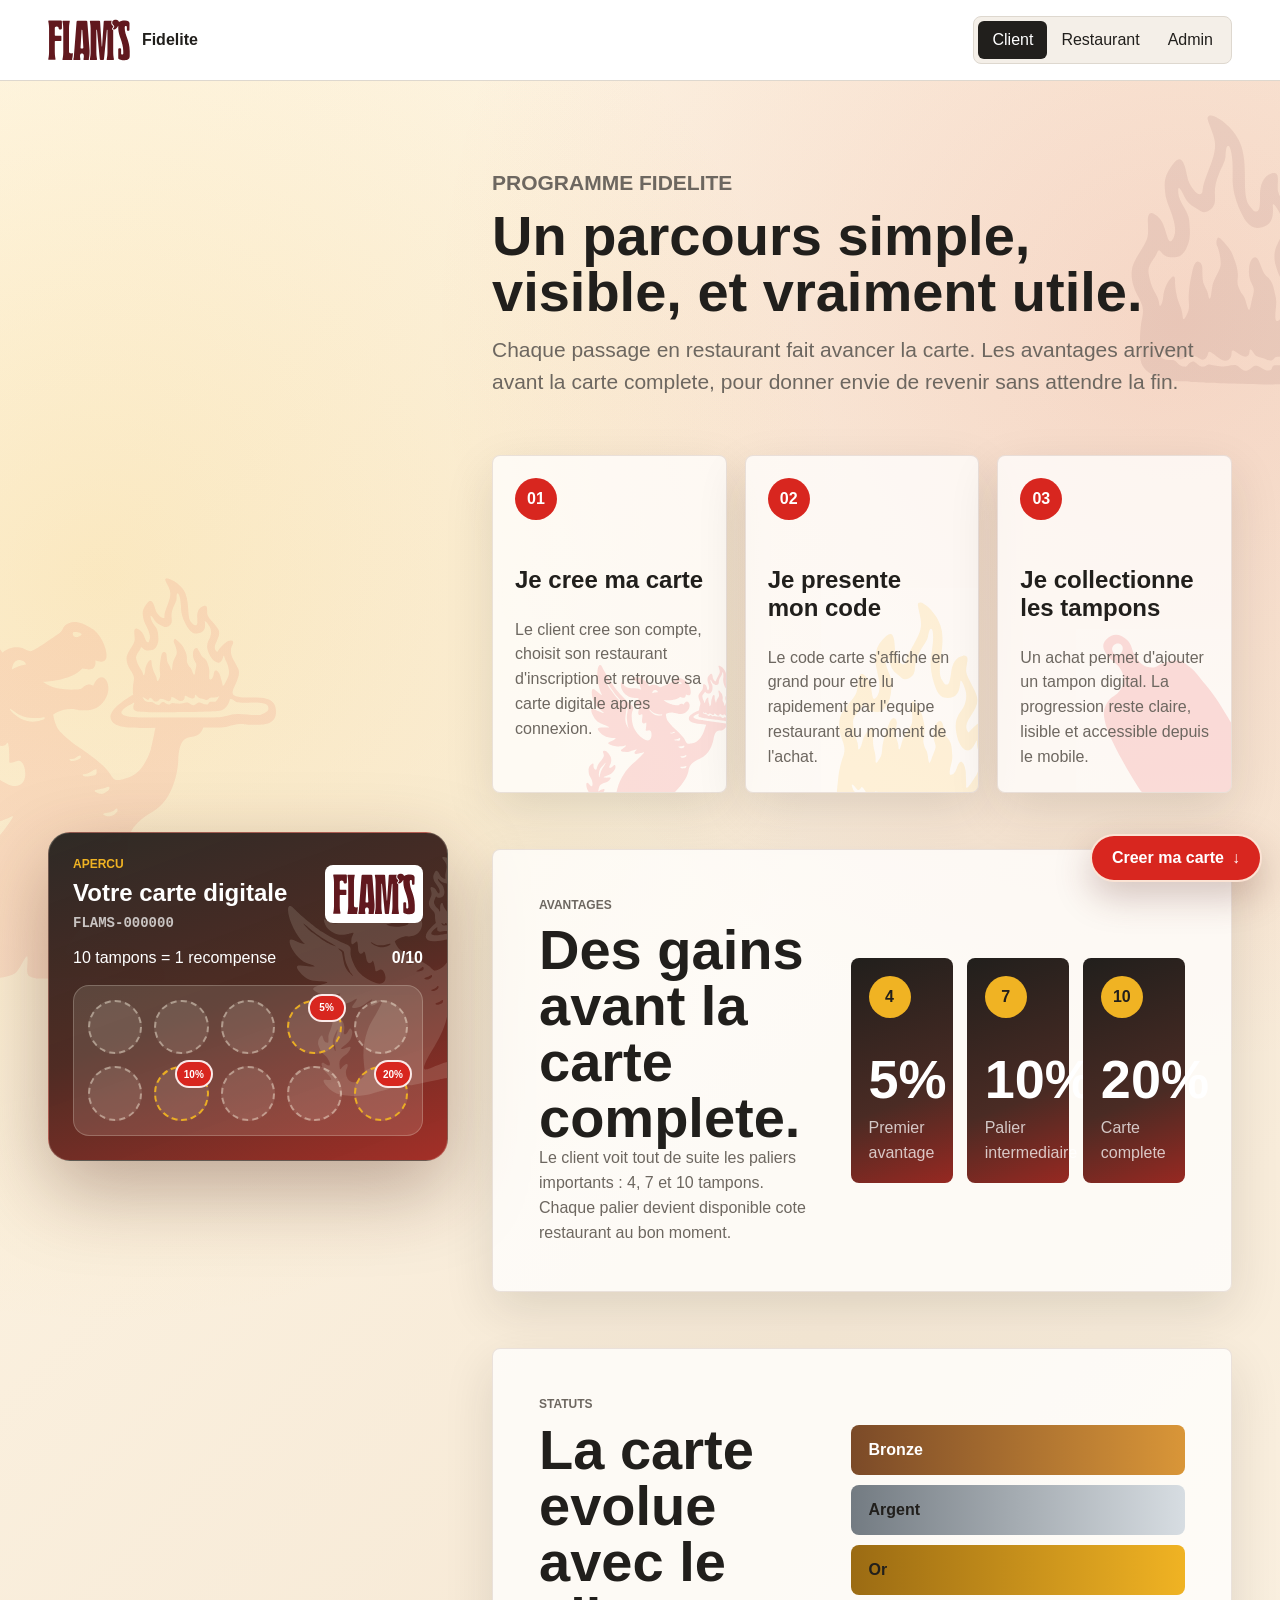
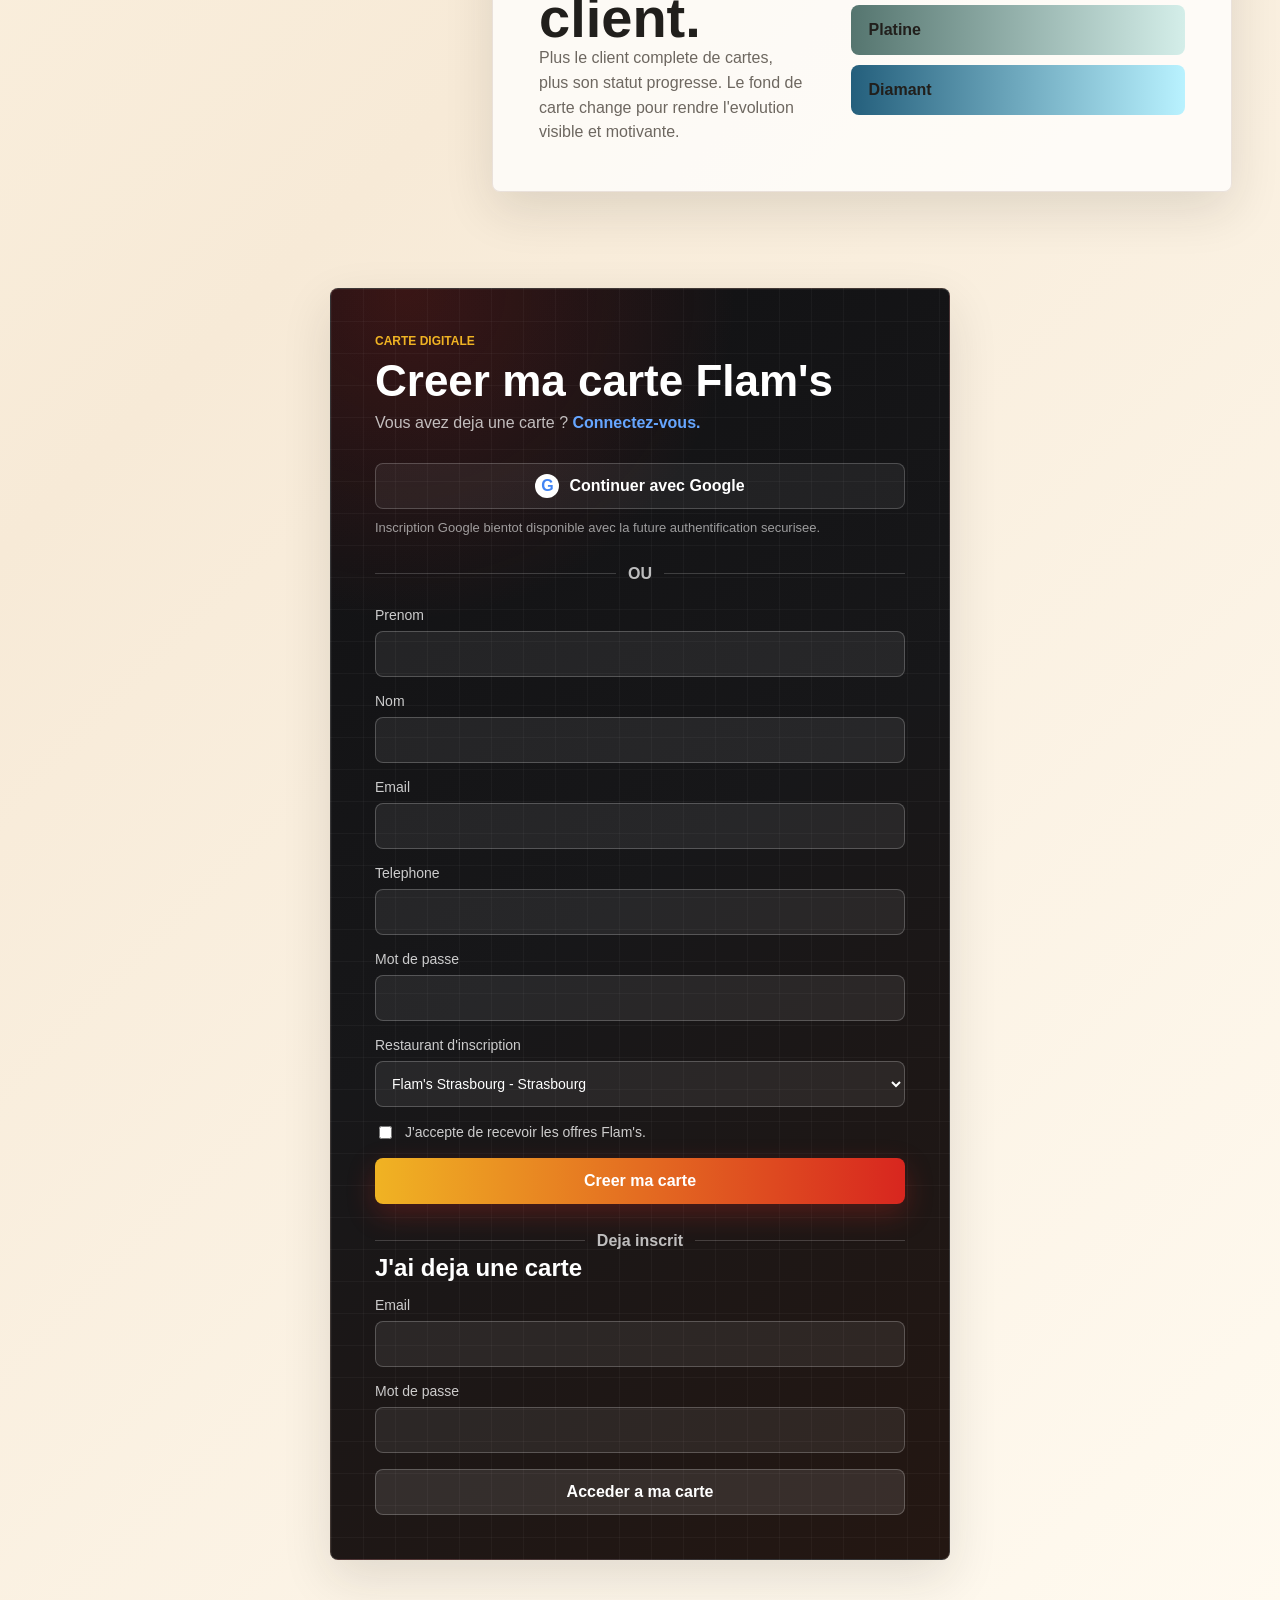
<file: index.html>
<!doctype html>
<html lang="fr">
  <head>
    <meta charset="utf-8" />
    <meta name="viewport" content="width=device-width, initial-scale=1" />
    <title>Flam's Fidelite - Connexion client</title>
    <link rel="manifest" href="manifest.webmanifest" />
    <meta name="theme-color" content="#d8261f" />
    <meta name="apple-mobile-web-app-capable" content="yes" />
    <meta name="apple-mobile-web-app-title" content="Flam's" />
    <link rel="stylesheet" href="styles.css?v=6" />
  </head>
  <body class="client-page client-auth-page" data-page="auth">
    <header class="topbar">
      <a class="brand" href="index.html" aria-label="Accueil Flam's Fidelite">
        <img class="brand-logo" src="assets/brand/2025-09-FLAMS-Valise-Logo_LOGO-BDX.svg" alt="Flam's" />
        <span>Fidelite</span>
      </a>
      <nav class="main-nav" aria-label="Navigation">
        <a class="is-active" href="index.html">Client</a>
        <a href="restaurant-login.html">Restaurant</a>
        <a href="admin-login.html">Admin</a>
      </nav>
    </header>

    <a class="floating-signup-button" href="#signup-form">Creer ma carte</a>

    <main class="auth-shell client-auth-shell">
      <div class="client-bg-mark client-bg-mark-dragon" aria-hidden="true"></div>
      <div class="client-bg-mark client-bg-mark-flame" aria-hidden="true"></div>
      <aside class="auth-visual">
        <div class="wallet-card sample-card">
          <img class="card-deco card-deco-dragon" src="assets/brand/2025-09-FLAMS-Valise-Logo_ILLU-DRAGON-BEIGE.svg" alt="" aria-hidden="true" />
          <div class="brand-row">
            <div>
              <p class="eyebrow">Apercu</p>
              <h2>Votre carte digitale</h2>
              <p class="card-number">FLAMS-000000</p>
            </div>
            <img class="card-logo" src="assets/brand/2025-09-FLAMS-Valise-Logo_LOGO-BDX.svg" alt="Flam's" />
          </div>
          <div class="reward-row">
            <span>10 tampons = 1 recompense</span>
            <strong>0/10</strong>
          </div>
          <div class="stamp-grid client-stamps" id="sample-stamps"></div>
        </div>
      </aside>

      <section class="loyalty-story" aria-labelledby="loyalty-story-title">
        <div class="story-intro reveal-on-scroll">
          <p class="eyebrow">Programme fidelite</p>
          <h2 id="loyalty-story-title">Un parcours simple, visible, et vraiment utile.</h2>
          <p>Chaque passage en restaurant fait avancer la carte. Les avantages arrivent avant la carte complete, pour donner envie de revenir sans attendre la fin.</p>
        </div>

        <div class="story-steps">
          <article class="story-card reveal-on-scroll">
            <span class="story-number">01</span>
            <img src="assets/brand/2025-09-FLAMS-Valise-Logo_ILLU-DRAGON-ROUGE.svg" alt="" aria-hidden="true" />
            <h3>Je cree ma carte</h3>
            <p>Le client cree son compte, choisit son restaurant d'inscription et retrouve sa carte digitale apres connexion.</p>
          </article>

          <article class="story-card reveal-on-scroll">
            <span class="story-number">02</span>
            <img src="assets/brand/2025-09-FLAMS-Valise-Logo_ILLU-FLAMME-JAUNE.svg" alt="" aria-hidden="true" />
            <h3>Je presente mon code</h3>
            <p>Le code carte s'affiche en grand pour etre lu rapidement par l'equipe restaurant au moment de l'achat.</p>
          </article>

          <article class="story-card reveal-on-scroll">
            <span class="story-number">03</span>
            <img src="assets/brand/2025-09-FLAMS-Valise-Logo_ILLU-PLANCHE-ROUGE.svg" alt="" aria-hidden="true" />
            <h3>Je collectionne les tampons</h3>
            <p>Un achat permet d'ajouter un tampon digital. La progression reste claire, lisible et accessible depuis le mobile.</p>
          </article>
        </div>

        <div class="reward-explainer reveal-on-scroll">
          <div>
            <p class="eyebrow">Avantages</p>
            <h2>Des gains avant la carte complete.</h2>
            <p>Le client voit tout de suite les paliers importants : 4, 7 et 10 tampons. Chaque palier devient disponible cote restaurant au bon moment.</p>
          </div>
          <div class="reward-ladder" aria-label="Paliers du programme">
            <article>
              <span>4</span>
              <strong>5%</strong>
              <p>Premier avantage</p>
            </article>
            <article>
              <span>7</span>
              <strong>10%</strong>
              <p>Palier intermediaire</p>
            </article>
            <article>
              <span>10</span>
              <strong>20%</strong>
              <p>Carte complete</p>
            </article>
          </div>
        </div>

        <div class="status-explainer reveal-on-scroll">
          <div>
            <p class="eyebrow">Statuts</p>
            <h2>La carte evolue avec le client.</h2>
            <p>Plus le client complete de cartes, plus son statut progresse. Le fond de carte change pour rendre l'evolution visible et motivante.</p>
          </div>
          <div class="status-ribbon" aria-label="Statuts fidelite">
            <span>Bronze</span>
            <span>Argent</span>
            <span>Or</span>
            <span>Platine</span>
            <span>Diamant</span>
          </div>
        </div>
      </section>

      <section class="auth-panel client-auth-panel" id="signup-form">
        <div class="auth-card-head">
          <p class="eyebrow">Carte digitale</p>
          <h1 class="client-auth-title">Creer ma carte Flam's</h1>
          <p>Vous avez deja une carte ? <a href="#login-form">Connectez-vous.</a></p>
        </div>

        <div class="google-auth-block">
          <button class="google-auth-button" type="button" id="google-signup">
            <span class="google-mark" aria-hidden="true">G</span>
            Continuer avec Google
          </button>
          <p id="google-auth-help">Inscription Google bientot disponible avec la future authentification securisee.</p>
        </div>

        <div class="auth-separator"><span>OU</span></div>

        <form id="customer-form" class="form">
          <label>
            Prenom
            <input name="firstName" autocomplete="given-name" required />
          </label>
          <label>
            Nom
            <input name="lastName" autocomplete="family-name" required />
          </label>
          <label>
            Email
            <input name="email" type="email" autocomplete="email" required />
          </label>
          <label>
            Telephone
            <input name="phone" type="tel" autocomplete="tel" required />
          </label>
          <label>
            Mot de passe
            <input name="password" type="password" autocomplete="new-password" minlength="6" required />
          </label>
          <label>
            Restaurant d'inscription
            <select name="restaurantId" id="restaurant-select" required></select>
          </label>
          <label class="check">
            <input name="marketingConsent" type="checkbox" />
            <span>J'accepte de recevoir les offres Flam's.</span>
          </label>
          <button class="primary" type="submit">Creer ma carte</button>
        </form>

        <div class="auth-separator"><span>Deja inscrit</span></div>

        <form id="login-form" class="form compact-form">
          <h2>J'ai deja une carte</h2>
          <label>
            Email
            <input name="email" type="email" autocomplete="email" required />
          </label>
          <label>
            Mot de passe
            <input name="password" type="password" autocomplete="current-password" required />
          </label>
          <button class="secondary" type="submit">Acceder a ma carte</button>
        </form>
      </section>

    </main>

    <script src="app.js?v=7"></script>
  </body>
</html>
</file>
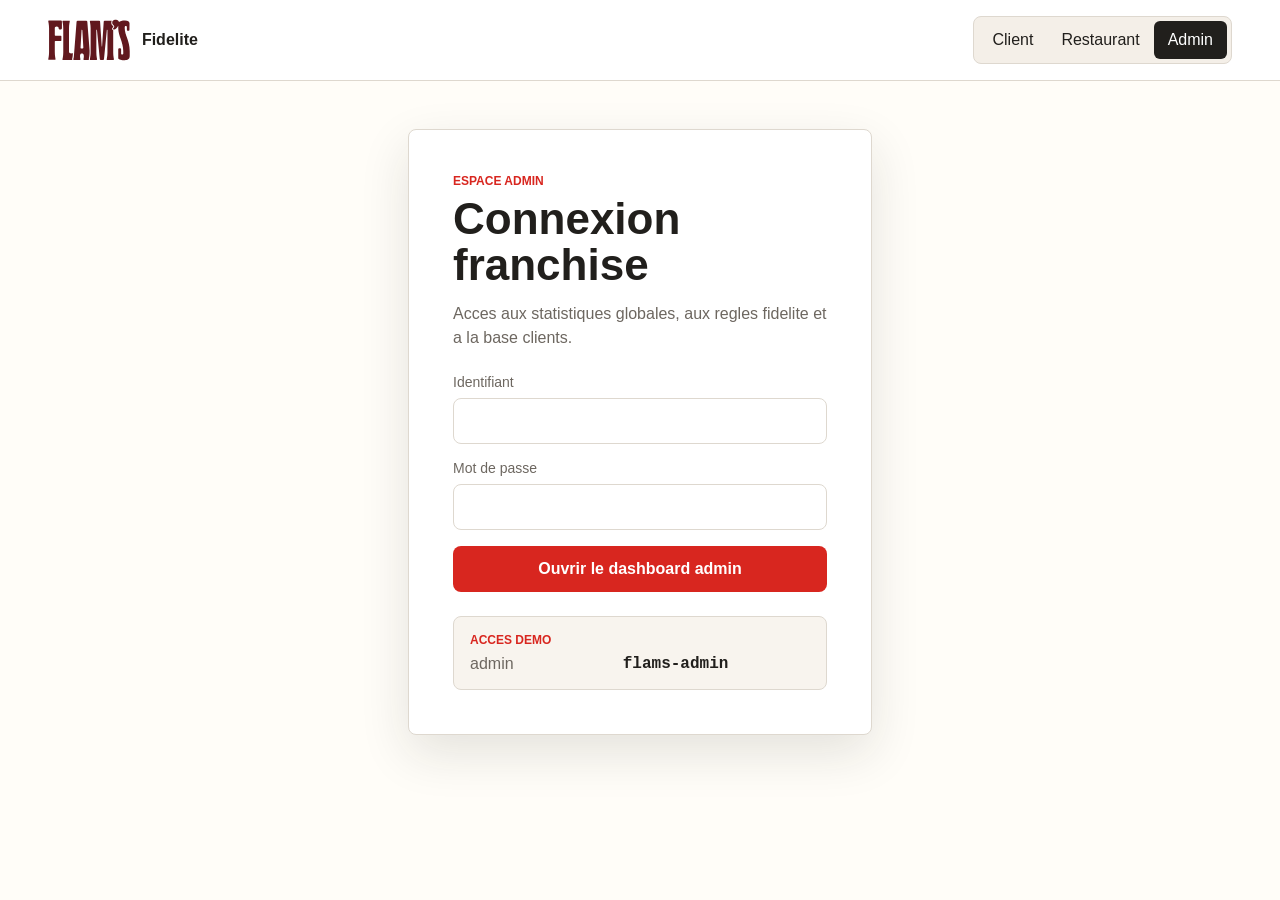
<file: admin-login.html>
<!doctype html>
<html lang="fr">
  <head>
    <meta charset="utf-8" />
    <meta name="viewport" content="width=device-width, initial-scale=1" />
    <title>Connexion admin - Flam's Fidelite</title>
    <link rel="manifest" href="manifest.webmanifest" />
    <meta name="theme-color" content="#d8261f" />
    <link rel="stylesheet" href="styles.css?v=5" />
  </head>
  <body data-page="admin-login">
    <header class="topbar">
      <a class="brand" href="index.html" aria-label="Accueil Flam's Fidelite">
        <img class="brand-logo" src="assets/brand/2025-09-FLAMS-Valise-Logo_LOGO-BDX.svg" alt="Flam's" />
        <span>Fidelite</span>
      </a>
      <nav class="main-nav" aria-label="Navigation">
        <a href="index.html">Client</a>
        <a href="restaurant-login.html">Restaurant</a>
        <a class="is-active" href="admin-login.html">Admin</a>
      </nav>
    </header>

    <main class="login-shell">
      <section class="auth-panel login-panel">
        <p class="eyebrow">Espace admin</p>
        <h1>Connexion franchise</h1>
        <p class="lead">Acces aux statistiques globales, aux regles fidelite et a la base clients.</p>

        <form id="admin-login-form" class="form">
          <label>
            Identifiant
            <input name="username" autocomplete="username" required />
          </label>
          <label>
            Mot de passe
            <input name="password" type="password" autocomplete="current-password" required />
          </label>
          <button class="primary" type="submit">Ouvrir le dashboard admin</button>
        </form>

        <div class="credential-box">
          <p class="eyebrow">Acces demo</p>
          <div class="credential-grid">
            <span>admin</span><strong>flams-admin</strong>
          </div>
        </div>
      </section>
    </main>

    <script src="app.js?v=5"></script>
  </body>
</html>
</file>
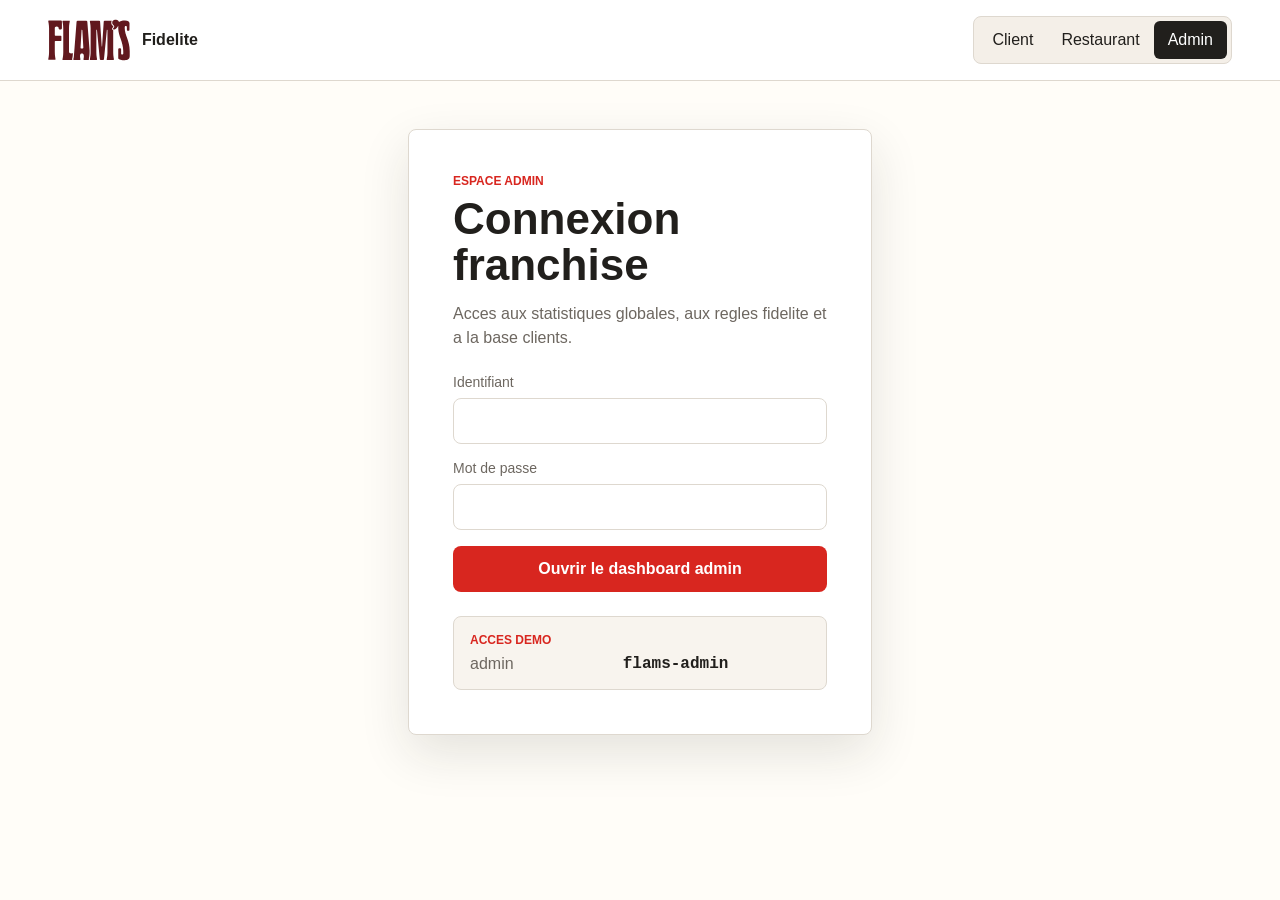
<file: admin.html>
<!doctype html>
<html lang="fr">
  <head>
    <meta charset="utf-8" />
    <meta name="viewport" content="width=device-width, initial-scale=1" />
    <title>Admin - Flam's Fidelite</title>
    <link rel="manifest" href="manifest.webmanifest" />
    <meta name="theme-color" content="#d8261f" />
    <link rel="stylesheet" href="styles.css?v=5" />
  </head>
  <body data-page="admin">
    <header class="topbar">
      <a class="brand" href="index.html" aria-label="Accueil Flam's Fidelite">
        <img class="brand-logo" src="assets/brand/2025-09-FLAMS-Valise-Logo_LOGO-BDX.svg" alt="Flam's" />
        <span>Fidelite</span>
      </a>
      <nav class="main-nav" aria-label="Navigation">
        <a href="index.html">Client</a>
        <a href="restaurant-login.html">Restaurant</a>
        <a class="is-active" href="admin.html">Admin</a>
      </nav>
    </header>

    <main class="admin-shell">
      <section class="panel">
        <div class="section-head">
          <div>
            <p class="eyebrow">Siege franchise</p>
            <h1>Pilotage reseau</h1>
          </div>
          <button class="secondary" type="button" id="logout-admin">Deconnexion</button>
        </div>
        <div class="metrics">
          <article>
            <span>Cartes creees</span>
            <strong id="metric-cards">0</strong>
          </article>
          <article>
            <span>Tampons distribues</span>
            <strong id="metric-stamps">0</strong>
          </article>
          <article>
            <span>Recompenses utilisees</span>
            <strong id="metric-rewards">0</strong>
          </article>
          <article>
            <span>Opt-in marketing</span>
            <strong id="metric-optin">0%</strong>
          </article>
        </div>
      </section>

      <section class="dashboard-grid">
        <article class="panel chart-panel">
          <div class="section-head">
            <div>
              <p class="eyebrow">Activite</p>
              <h2>7 derniers jours</h2>
            </div>
            <span class="pill" id="activity-total">0 actions</span>
          </div>
          <div class="line-chart" id="activity-chart"></div>
        </article>

        <article class="panel chart-panel">
          <div class="section-head">
            <div>
              <p class="eyebrow">Restaurants</p>
              <h2>Tampons par point de vente</h2>
            </div>
          </div>
          <div class="bar-list" id="restaurant-bars"></div>
        </article>

        <article class="panel chart-panel">
          <div class="section-head">
            <div>
              <p class="eyebrow">Clients</p>
              <h2>Statuts fidelite</h2>
            </div>
          </div>
          <div class="status-chart" id="status-chart"></div>
        </article>

        <article class="panel chart-panel">
          <div class="section-head">
            <div>
              <p class="eyebrow">Paliers</p>
              <h2>Progression des cartes</h2>
            </div>
          </div>
          <div class="funnel-list" id="milestone-funnel"></div>
        </article>
      </section>

      <section class="panel">
        <div class="section-head">
          <div>
            <p class="eyebrow">Lecture rapide</p>
            <h2>Insights reseau</h2>
          </div>
        </div>
        <div class="insight-grid" id="admin-insights"></div>
      </section>

      <section class="panel">
        <div class="section-head">
          <div>
            <p class="eyebrow">Regles fidelite</p>
            <h2>Limite de tampon quotidienne</h2>
          </div>
          <label class="switch-control">
            <input id="daily-stamp-limit-toggle" type="checkbox" />
            <span class="switch-track" aria-hidden="true"></span>
            <span id="daily-stamp-limit-label">Activee</span>
          </label>
        </div>
        <p class="setting-help">Quand la regle est activee, une carte ne peut recevoir qu'un seul tampon par jour.</p>
      </section>

      <section class="panel">
        <div class="section-head">
          <div>
            <p class="eyebrow">Restaurants</p>
            <h2>Performance par point de vente</h2>
          </div>
          <div class="toolbar admin-actions">
            <button class="secondary" type="button" id="seed-demo">Donnees demo</button>
            <button class="secondary" type="button" id="export-csv">Exporter CSV</button>
          </div>
        </div>
        <div class="table-wrap">
          <table>
            <thead>
              <tr>
                <th>Restaurant</th>
                <th>Cartes</th>
                <th>Tampons</th>
                <th>Recompenses</th>
                <th>Activite</th>
              </tr>
            </thead>
            <tbody id="restaurant-table"></tbody>
          </table>
        </div>
      </section>

      <section class="panel">
        <div class="section-head">
          <div>
            <p class="eyebrow">Clients</p>
            <h2>Base fidelite</h2>
          </div>
          <input id="admin-client-filter" class="inline-input" placeholder="Filtrer client, carte, email" />
        </div>
        <div class="table-wrap">
          <table>
            <thead>
              <tr>
                <th>Client</th>
                <th>Carte</th>
                <th>Tampons</th>
                <th>Restaurant</th>
                <th>Statut</th>
              </tr>
            </thead>
            <tbody id="client-table"></tbody>
          </table>
        </div>
      </section>

      <section class="panel">
        <h2>Activite recente</h2>
        <div class="event-list" id="event-list"></div>
      </section>
    </main>

    <script src="app.js?v=5"></script>
  </body>
</html>
</file>
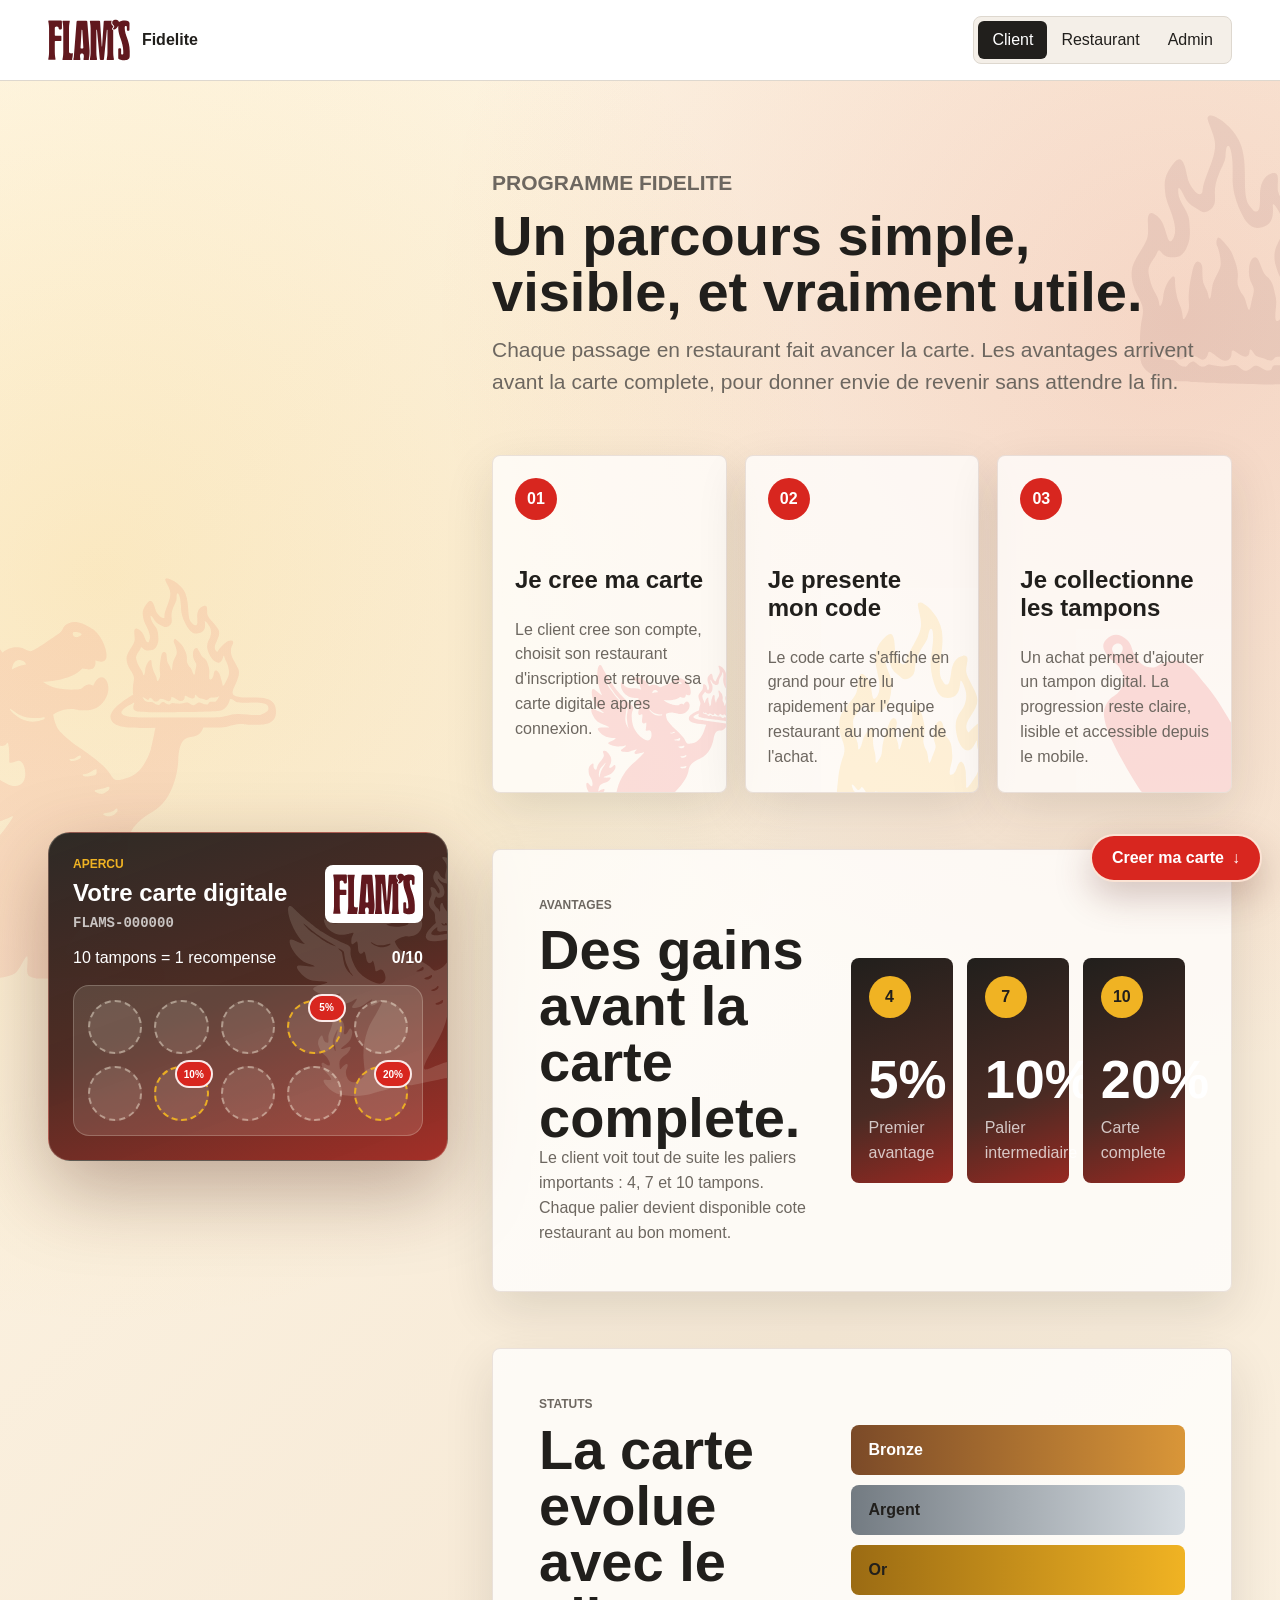
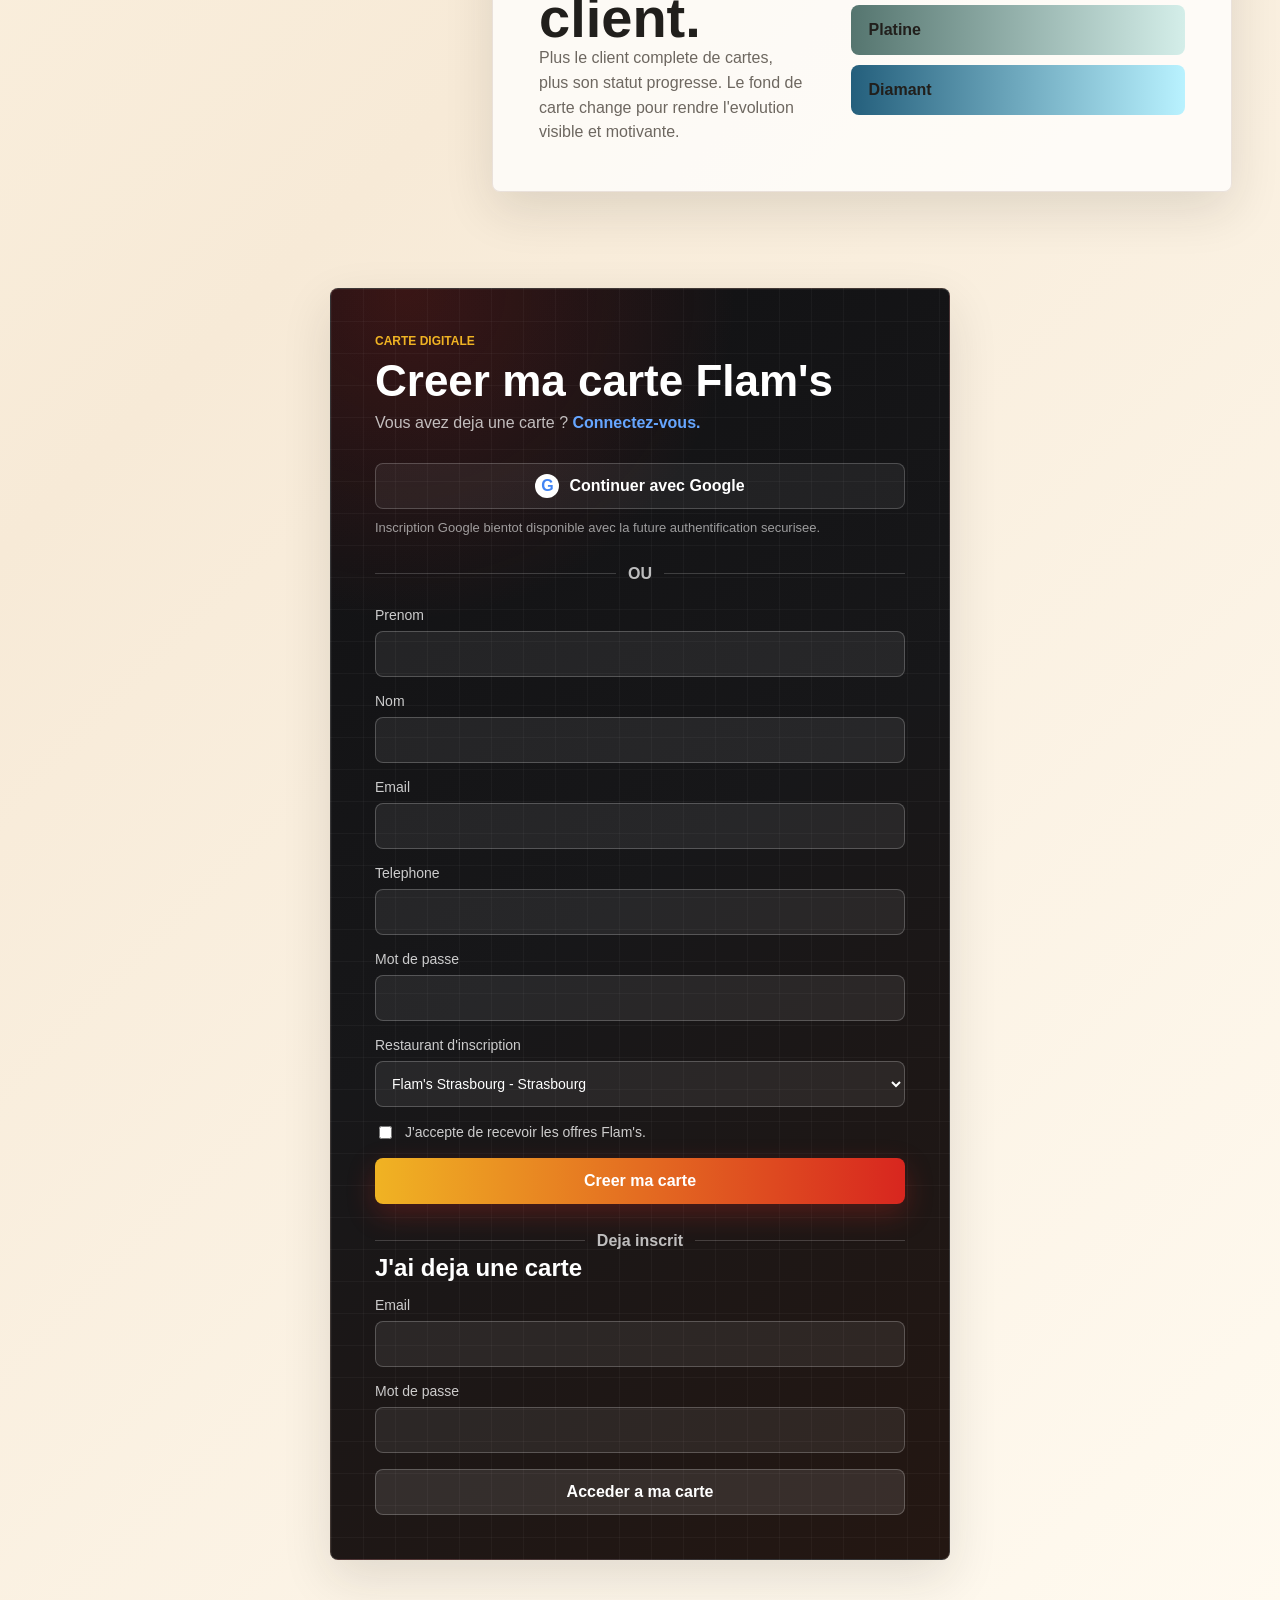
<file: carte.html>
<!doctype html>
<html lang="fr">
  <head>
    <meta charset="utf-8" />
    <meta name="viewport" content="width=device-width, initial-scale=1" />
    <title>Ma carte Flam's</title>
    <link rel="manifest" href="manifest.webmanifest" />
    <meta name="theme-color" content="#d8261f" />
    <meta name="apple-mobile-web-app-capable" content="yes" />
    <meta name="apple-mobile-web-app-title" content="Flam's" />
    <link rel="stylesheet" href="styles.css?v=5" />
  </head>
  <body class="client-page" data-page="card">
    <header class="topbar">
      <a class="brand" href="index.html" aria-label="Accueil Flam's Fidelite">
        <img class="brand-logo" src="assets/brand/2025-09-FLAMS-Valise-Logo_LOGO-BDX.svg" alt="Flam's" />
        <span>Fidelite</span>
      </a>
      <nav class="main-nav" aria-label="Navigation">
        <a class="is-active" href="carte.html">Ma carte</a>
        <a href="restaurant-login.html">Restaurant</a>
        <a href="admin-login.html">Admin</a>
      </nav>
    </header>

    <main class="client-shell">
      <div class="client-bg-mark client-bg-mark-dragon" aria-hidden="true"></div>
      <div class="client-bg-mark client-bg-mark-flame" aria-hidden="true"></div>
      <section class="client-card-area" aria-live="polite">
        <div class="client-stack">
          <div class="wallet-card">
            <img class="card-deco card-deco-dragon" src="assets/brand/2025-09-FLAMS-Valise-Logo_ILLU-DRAGON-BEIGE.svg" alt="" aria-hidden="true" />
            <div class="brand-row">
              <div>
                <p class="eyebrow">Carte digitale</p>
                <h1 id="card-name">Invite Flam's</h1>
                <p class="card-number" id="card-number">FLAMS-0000</p>
              </div>
              <img class="card-logo" src="assets/brand/2025-09-FLAMS-Valise-Logo_LOGO-BDX.svg" alt="Flam's" />
            </div>

            <div class="status-strip">
              <span>Statut fidelite</span>
              <strong id="client-status" class="animated-status">Nouveau</strong>
            </div>

            <div class="card-code-display" id="card-code-display" aria-live="polite">
              <span>Code carte</span>
              <strong id="card-code-large">FLAMS-0000</strong>
            </div>

            <div class="client-reward-banner" id="client-current-benefit">Aucun avantage actif</div>

            <div class="stamp-grid client-stamps" id="client-stamps"></div>
            <div class="reward-row">
              <span id="reward-status">Encore 10 tampons avant la recompense</span>
              <strong id="stamp-count">0/10</strong>
            </div>
            <div class="progress-track"><span id="client-progress"></span></div>
            <div class="milestone-track" id="milestone-track" aria-label="Paliers de fidelite"></div>
            <div class="wallet-actions">
              <button type="button" class="secondary" id="show-card-code">Afficher le code</button>
              <button type="button" class="secondary" id="download-card">Telecharger la carte</button>
            </div>
          </div>
        </div>
      </section>

      <aside class="client-side">
        <section class="panel client-summary-panel">
          <img class="panel-illustration" src="assets/brand/2025-09-FLAMS-Valise-Logo_ILLU-PLANCHE-ROUGE.svg" alt="" aria-hidden="true" />
          <p class="eyebrow">Espace client</p>
          <h2 class="text-pop">Mon activite</h2>
        <div class="metrics mini-metrics">
          <article>
            <span>Tampons</span>
            <strong id="metric-my-stamps">0</strong>
          </article>
          <article>
            <span>Cartes completees</span>
            <strong id="metric-my-completed">0</strong>
          </article>
        </div>
        </section>

        <section class="panel client-benefit-panel">
          <img class="panel-illustration small" src="assets/brand/2025-09-FLAMS-Valise-Logo_ILLU-FLAMME-ROUGE.svg" alt="" aria-hidden="true" />
          <p class="eyebrow">Paliers</p>
          <h2 class="text-pop delayed">Mes avantages</h2>
          <div class="benefit-list" id="benefit-list"></div>
        </section>

        <section class="panel">
          <p class="eyebrow">Historique</p>
          <h2>Dernieres actions</h2>
          <div class="event-list compact" id="client-history"></div>
        </section>

        <section class="panel account-panel">
          <button class="primary" type="button" id="install-app">Installer l'app</button>
          <p class="install-help" id="install-help">Ajoutez la carte sur l'ecran d'accueil pour y revenir comme une app.</p>
          <button class="secondary" type="button" id="logout-client">Se deconnecter</button>
        </section>
      </aside>
    </main>

    <script src="app.js?v=5"></script>
  </body>
</html>
</file>
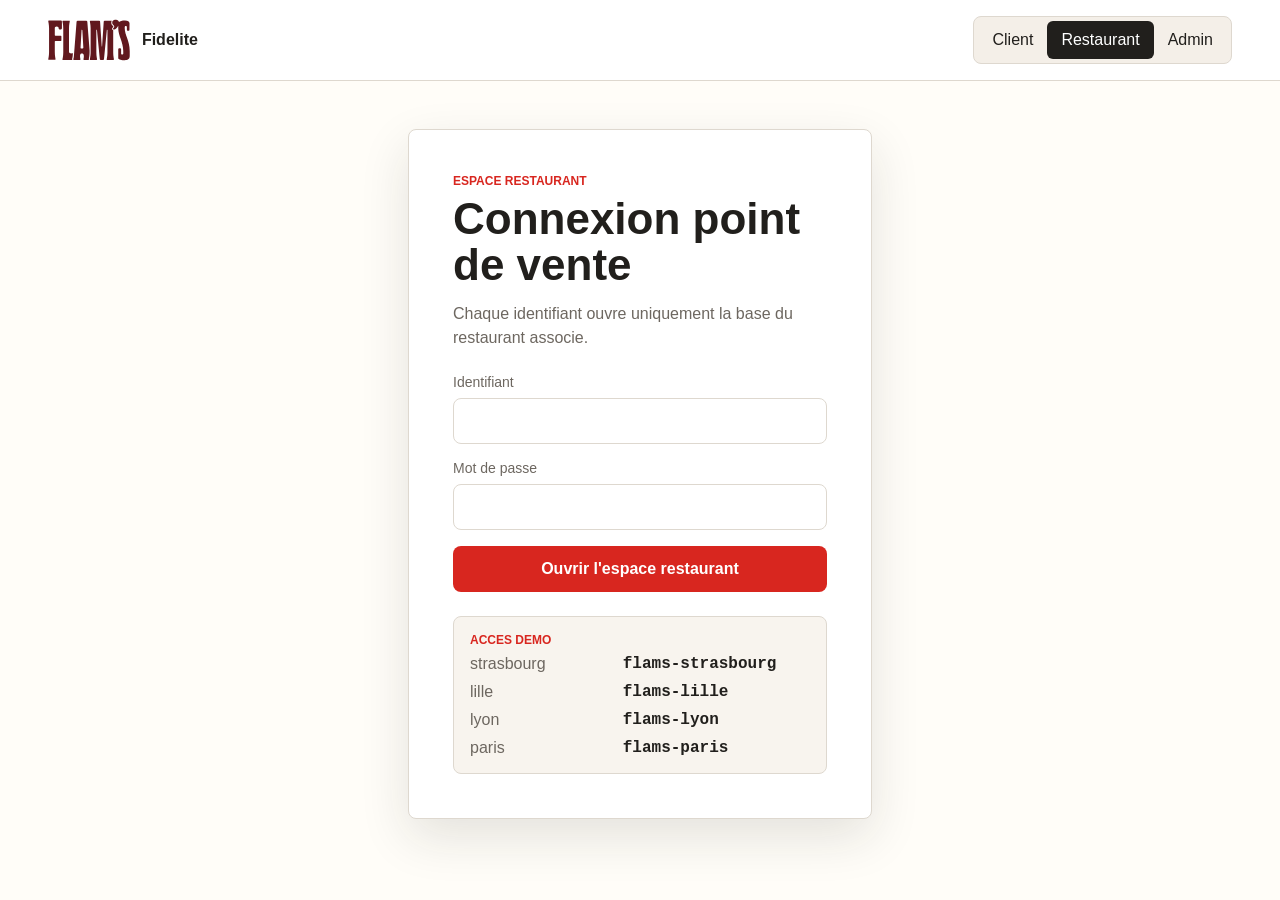
<file: restaurant-login.html>
<!doctype html>
<html lang="fr">
  <head>
    <meta charset="utf-8" />
    <meta name="viewport" content="width=device-width, initial-scale=1" />
    <title>Connexion restaurant - Flam's Fidelite</title>
    <link rel="manifest" href="manifest.webmanifest" />
    <meta name="theme-color" content="#d8261f" />
    <link rel="stylesheet" href="styles.css?v=5" />
  </head>
  <body data-page="restaurant-login">
    <header class="topbar">
      <a class="brand" href="index.html" aria-label="Accueil Flam's Fidelite">
        <img class="brand-logo" src="assets/brand/2025-09-FLAMS-Valise-Logo_LOGO-BDX.svg" alt="Flam's" />
        <span>Fidelite</span>
      </a>
      <nav class="main-nav" aria-label="Navigation">
        <a href="index.html">Client</a>
        <a class="is-active" href="restaurant-login.html">Restaurant</a>
        <a href="admin-login.html">Admin</a>
      </nav>
    </header>

    <main class="login-shell">
      <section class="auth-panel login-panel">
        <p class="eyebrow">Espace restaurant</p>
        <h1>Connexion point de vente</h1>
        <p class="lead">Chaque identifiant ouvre uniquement la base du restaurant associe.</p>

        <form id="restaurant-login-form" class="form">
          <label>
            Identifiant
            <input name="username" autocomplete="username" required />
          </label>
          <label>
            Mot de passe
            <input name="password" type="password" autocomplete="current-password" required />
          </label>
          <button class="primary" type="submit">Ouvrir l'espace restaurant</button>
        </form>

        <div class="credential-box">
          <p class="eyebrow">Acces demo</p>
          <div class="credential-grid">
            <span>strasbourg</span><strong>flams-strasbourg</strong>
            <span>lille</span><strong>flams-lille</strong>
            <span>lyon</span><strong>flams-lyon</strong>
            <span>paris</span><strong>flams-paris</strong>
          </div>
        </div>
      </section>
    </main>

    <script src="app.js?v=5"></script>
  </body>
</html>
</file>
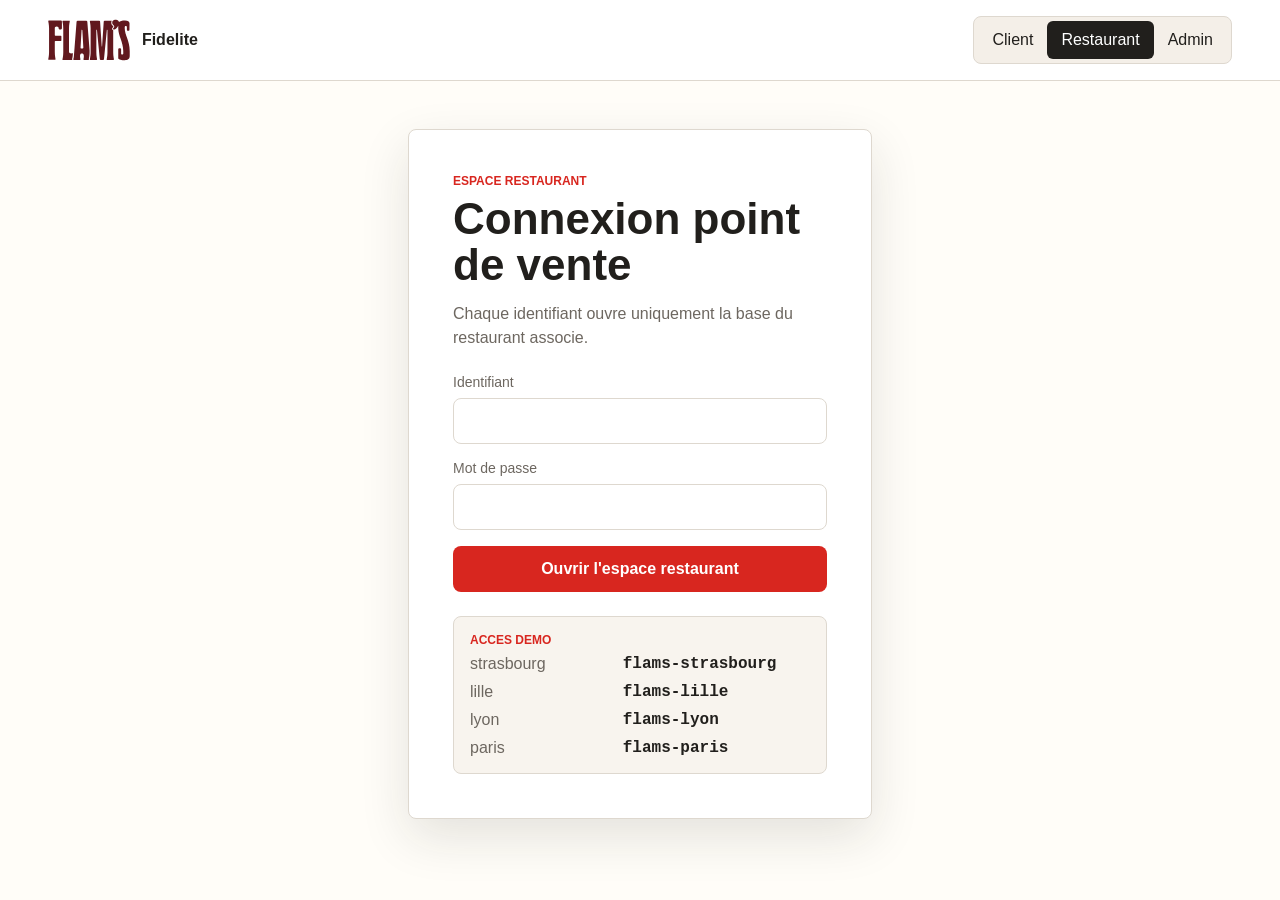
<file: restaurant.html>
<!doctype html>
<html lang="fr">
  <head>
    <meta charset="utf-8" />
    <meta name="viewport" content="width=device-width, initial-scale=1" />
    <title>Restaurant - Flam's Fidelite</title>
    <link rel="manifest" href="manifest.webmanifest" />
    <meta name="theme-color" content="#d8261f" />
    <link rel="stylesheet" href="styles.css?v=5" />
  </head>
  <body data-page="restaurant">
    <header class="topbar">
      <a class="brand" href="index.html" aria-label="Accueil Flam's Fidelite">
        <img class="brand-logo" src="assets/brand/2025-09-FLAMS-Valise-Logo_LOGO-BDX.svg" alt="Flam's" />
        <span>Fidelite</span>
      </a>
      <nav class="main-nav" aria-label="Navigation">
        <a href="index.html">Client</a>
        <a class="is-active" href="restaurant.html">Restaurant</a>
        <a href="admin-login.html">Admin</a>
      </nav>
    </header>

    <main class="page-grid">
      <section class="panel">
        <div class="section-head">
          <div>
            <p class="eyebrow">Point de vente</p>
            <h1>Tamponner une carte</h1>
          </div>
          <button class="secondary" type="button" id="logout-restaurant">Deconnexion</button>
        </div>
        <p class="session-line">Session ouverte : <strong id="restaurant-session-name">Restaurant</strong></p>
        <div class="form">
          <label>
            Restaurant
            <select id="staff-restaurant-select"></select>
          </label>
          <label>
            Code carte, email, telephone ou nom
            <input id="card-search" placeholder="FLAMS-123456 ou client@email.fr" />
          </label>
          <button class="primary" type="button" id="search-card">Rechercher</button>
        </div>
        <div class="divider"></div>
        <div class="toolbar">
          <button class="secondary" type="button" id="show-reward-cards">Cartes a recompenser</button>
          <button class="secondary" type="button" id="show-recent-cards">Clients recents</button>
        </div>
        <div class="event-list compact" id="restaurant-shortlist"></div>
      </section>

      <section class="panel result-panel" id="staff-card-panel">
        <p class="empty">Aucune carte selectionnee.</p>
      </section>
    </main>

    <script src="app.js?v=5"></script>
  </body>
</html>
</file>
<file: styles.css>
:root {
  color-scheme: light;
  --ink: #211f1c;
  --muted: #6d6760;
  --line: #ded8cf;
  --paper: #fffdf8;
  --surface: #ffffff;
  --flame: #d8261f;
  --gold: #f0b323;
  --green: #1b7f55;
  --blue: #2f7f95;
  --shadow: 0 18px 50px rgba(33, 31, 28, 0.12);
}

* {
  box-sizing: border-box;
}

html {
  scroll-behavior: smooth;
}

body {
  margin: 0;
  background: var(--paper);
  color: var(--ink);
  font-family: Arial, Helvetica, sans-serif;
}

button,
input,
select {
  font: inherit;
}

.topbar {
  align-items: center;
  background: var(--surface);
  border-bottom: 1px solid var(--line);
  display: flex;
  gap: 24px;
  justify-content: space-between;
  padding: 16px clamp(16px, 4vw, 48px);
  position: sticky;
  top: 0;
  z-index: 2;
}

.brand {
  align-items: center;
  color: var(--ink);
  display: inline-flex;
  font-weight: 800;
  gap: 12px;
  text-decoration: none;
}

.brand-logo {
  display: block;
  height: 42px;
  max-width: 150px;
  object-fit: contain;
  width: auto;
}

.main-nav {
  background: #f4efe8;
  border: 1px solid var(--line);
  border-radius: 8px;
  display: flex;
  padding: 4px;
}

.main-nav a {
  border-radius: 6px;
  color: var(--ink);
  min-height: 38px;
  padding: 10px 14px;
  text-decoration: none;
}

.main-nav a.is-active {
  background: var(--ink);
  color: white;
}

h1,
h2,
p {
  margin: 0;
}

h1 {
  font-size: clamp(28px, 4vw, 44px);
  line-height: 1.05;
}

h2 {
  font-size: 24px;
  line-height: 1.15;
}

.eyebrow {
  color: var(--flame);
  font-size: 12px;
  font-weight: 700;
  letter-spacing: 0;
  margin-bottom: 8px;
  text-transform: uppercase;
}

main {
  padding: clamp(18px, 4vw, 48px);
}

.auth-shell,
.login-shell,
.page-grid,
.admin-shell {
  display: grid;
  gap: 24px;
}

.auth-shell,
.page-grid {
  grid-template-columns: minmax(0, 1fr) minmax(320px, 440px);
}

.login-shell {
  margin: 0 auto;
  max-width: 560px;
}

.client-page {
  background:
    radial-gradient(circle at 8% 18%, rgba(240, 179, 35, 0.18), transparent 26%),
    radial-gradient(circle at 92% 10%, rgba(216, 38, 31, 0.12), transparent 24%),
    linear-gradient(135deg, #fff8e8 0%, #f7ead7 48%, #fffaf0 100%);
}

.client-shell {
  align-items: start;
  display: grid;
  gap: clamp(20px, 4vw, 40px);
  grid-template-columns: minmax(320px, 420px) minmax(0, 1fr);
  max-width: 1180px;
  margin: 0 auto;
  position: relative;
}

.client-card-area {
  display: flex;
  justify-content: center;
  position: sticky;
  top: 94px;
}

.client-side {
  display: grid;
  gap: 18px;
  position: relative;
  z-index: 1;
}

.client-bg-mark {
  background-position: center;
  background-repeat: no-repeat;
  background-size: contain;
  opacity: 0.08;
  pointer-events: none;
  position: fixed;
  z-index: 0;
}

.client-bg-mark-dragon {
  background-image: url("assets/brand/2025-09-FLAMS-Valise-Logo_ILLU-DRAGON-ROUGE.svg");
  bottom: -90px;
  height: 420px;
  left: -140px;
  width: 420px;
}

.client-bg-mark-flame {
  background-image: url("assets/brand/2025-09-FLAMS-Valise-Logo_ILLU-FLAMME-BDX.svg");
  height: 280px;
  right: -90px;
  top: 110px;
  width: 280px;
}

.admin-shell {
  grid-template-columns: 1fr;
}

.dashboard-grid {
  display: grid;
  gap: 24px;
  grid-template-columns: repeat(2, minmax(0, 1fr));
}

.panel {
  background: var(--surface);
  border: 1px solid var(--line);
  border-radius: 8px;
  box-shadow: var(--shadow);
  padding: 24px;
}

.client-side .panel {
  overflow: hidden;
  position: relative;
}

.client-summary-panel,
.client-benefit-panel {
  background:
    linear-gradient(135deg, rgba(255, 248, 232, 0.98), rgba(255, 255, 255, 0.96));
}

.panel-illustration {
  opacity: 0.12;
  pointer-events: none;
  position: absolute;
  right: -34px;
  top: -26px;
  transform: rotate(9deg);
  width: 170px;
}

.panel-illustration.small {
  opacity: 0.14;
  right: -20px;
  top: -18px;
  width: 112px;
}

.text-pop {
  animation: text-rise 640ms ease both;
}

.text-pop.delayed {
  animation-delay: 120ms;
}

.chart-panel {
  min-height: 320px;
}

.auth-panel {
  background: var(--surface);
  border: 1px solid var(--line);
  border-radius: 8px;
  box-shadow: var(--shadow);
  padding: clamp(24px, 4vw, 44px);
}

.client-auth-shell {
  grid-template-columns: minmax(320px, 420px) minmax(0, 1fr);
  position: relative;
}

.client-auth-panel {
  background:
    linear-gradient(rgba(255, 255, 255, 0.035) 1px, transparent 1px),
    linear-gradient(90deg, rgba(255, 255, 255, 0.035) 1px, transparent 1px),
    radial-gradient(circle at 12% 0%, rgba(216, 38, 31, 0.2), transparent 24%),
    linear-gradient(145deg, #111113 0%, #171719 48%, #241712 100%);
  background-size: 32px 32px, 32px 32px, auto, auto;
  border-color: rgba(255, 255, 255, 0.14);
  color: white;
  grid-column: 1 / -1;
  justify-self: center;
  max-width: 620px;
  overflow: hidden;
  position: relative;
  scroll-margin-top: 110px;
  width: 100%;
}

.client-auth-title {
  animation: text-rise 640ms ease both;
  max-width: 520px;
}

.auth-card-head {
  display: grid;
  gap: 8px;
  position: relative;
  z-index: 1;
}

.auth-card-head .eyebrow {
  color: var(--gold);
  margin-bottom: 0;
}

.auth-card-head p {
  color: rgba(255, 255, 255, 0.72);
  line-height: 1.4;
}

.auth-card-head a {
  color: #66a6ff;
  font-weight: 800;
  text-decoration: none;
}

.google-auth-block {
  display: grid;
  gap: 10px;
  margin-top: 28px;
  position: relative;
  z-index: 1;
}

.google-auth-button {
  align-items: center;
  background: rgba(255, 255, 255, 0.06);
  border: 1px solid rgba(255, 255, 255, 0.2);
  border-radius: 8px;
  color: white;
  cursor: pointer;
  display: flex;
  gap: 10px;
  font-weight: 900;
  justify-content: center;
  min-height: 46px;
  padding: 0 16px;
  transition:
    background 160ms ease,
    border-color 160ms ease,
    transform 160ms ease;
  width: 100%;
}

.google-auth-button:hover {
  background: rgba(255, 255, 255, 0.12);
  border-color: rgba(255, 255, 255, 0.36);
  transform: translateY(-1px);
}

.google-mark {
  align-items: center;
  background: white;
  border-radius: 50%;
  color: #4285f4;
  display: inline-flex;
  font-weight: 900;
  height: 24px;
  justify-content: center;
  width: 24px;
}

.google-auth-block p {
  color: rgba(255, 255, 255, 0.58);
  font-size: 13px;
  line-height: 1.4;
}

.auth-separator {
  align-items: center;
  color: rgba(255, 255, 255, 0.72);
  display: grid;
  font-weight: 800;
  gap: 12px;
  grid-template-columns: 1fr auto 1fr;
  margin: 28px 0 4px;
  position: relative;
  z-index: 1;
}

.auth-separator::before,
.auth-separator::after {
  background: rgba(255, 255, 255, 0.18);
  content: "";
  height: 1px;
}

.client-auth-panel .form,
.client-auth-panel .lead,
.client-auth-panel .eyebrow,
.client-auth-panel h1,
.client-auth-panel h2,
.client-auth-panel .divider {
  position: relative;
  z-index: 1;
}

.client-auth-panel label {
  color: rgba(255, 255, 255, 0.78);
}

.client-auth-panel input,
.client-auth-panel select {
  background: rgba(255, 255, 255, 0.07);
  border-color: rgba(255, 255, 255, 0.22);
  color: white;
}

.client-auth-panel select option {
  color: var(--ink);
}

.client-auth-panel input::placeholder {
  color: rgba(255, 255, 255, 0.4);
}

.client-auth-panel input:focus,
.client-auth-panel select:focus {
  border-color: #66a6ff;
  box-shadow: 0 0 0 3px rgba(102, 166, 255, 0.18);
  outline: 0;
}

.client-auth-panel .primary {
  background: linear-gradient(90deg, #f0b323, #d8261f);
  box-shadow: 0 10px 28px rgba(216, 38, 31, 0.28);
}

.client-auth-panel .secondary {
  background: rgba(255, 255, 255, 0.1);
  border: 1px solid rgba(255, 255, 255, 0.22);
  color: white;
}

.login-panel {
  width: 100%;
}

.lead {
  color: var(--muted);
  line-height: 1.5;
  margin-top: 14px;
  max-width: 560px;
}

.session-line {
  color: var(--muted);
  margin-top: 8px;
}

.session-line strong {
  color: var(--ink);
}

.form {
  display: grid;
  gap: 16px;
  margin-top: 24px;
}

.compact-form {
  margin-top: 0;
}

label {
  color: var(--muted);
  display: grid;
  gap: 8px;
  font-size: 14px;
}

input,
select {
  background: #fff;
  border: 1px solid var(--line);
  border-radius: 8px;
  color: var(--ink);
  min-height: 46px;
  padding: 0 12px;
  width: 100%;
}

.check {
  align-items: center;
  display: flex;
  gap: 10px;
}

.check input {
  min-height: auto;
  width: auto;
}

.primary,
.secondary {
  border: 0;
  border-radius: 8px;
  cursor: pointer;
  font-weight: 700;
  min-height: 46px;
  padding: 0 16px;
}

.primary {
  background: var(--flame);
  color: white;
}

.secondary {
  background: #f4efe8;
  color: var(--ink);
}

.credential-box {
  background: #f8f4ee;
  border: 1px solid var(--line);
  border-radius: 8px;
  margin-top: 24px;
  padding: 16px;
}

.credential-grid {
  display: grid;
  gap: 10px 14px;
  grid-template-columns: minmax(0, 1fr) minmax(0, 1.35fr);
}

.credential-grid span {
  color: var(--muted);
}

.credential-grid strong {
  font-family: "Courier New", monospace;
  overflow-wrap: anywhere;
}

.floating-signup-button {
  background: var(--flame);
  border: 2px solid rgba(255, 248, 232, 0.9);
  border-radius: 999px;
  bottom: 18px;
  box-shadow: 0 14px 36px rgba(91, 40, 29, 0.26);
  color: white;
  font-weight: 900;
  min-height: 48px;
  padding: 13px 20px;
  position: fixed;
  right: 18px;
  text-decoration: none;
  z-index: 20;
}

.floating-signup-button::after {
  content: "↓";
  margin-left: 8px;
}

.loyalty-story {
  display: grid;
  gap: clamp(28px, 5vw, 56px);
  padding: 0 0 clamp(32px, 6vw, 72px);
  position: relative;
  z-index: 1;
}

.story-intro {
  margin-top: clamp(8px, 3vw, 24px);
  max-width: 760px;
}

.story-intro h2,
.reward-explainer h2,
.status-explainer h2 {
  font-size: clamp(30px, 5vw, 56px);
  line-height: 1;
}

.story-intro p,
.reward-explainer p,
.status-explainer p,
.story-card p {
  color: var(--muted);
  line-height: 1.55;
}

.story-intro > p {
  font-size: clamp(17px, 2vw, 21px);
  margin-top: 14px;
}

.story-steps {
  display: grid;
  gap: 18px;
  grid-template-columns: repeat(3, minmax(0, 1fr));
}

.story-card,
.reward-explainer,
.status-explainer {
  background: rgba(255, 255, 255, 0.74);
  border: 1px solid rgba(91, 40, 29, 0.12);
  border-radius: 8px;
  box-shadow: var(--shadow);
  overflow: hidden;
  position: relative;
}

.story-card {
  min-height: 280px;
  padding: 22px;
}

.story-card img {
  bottom: -34px;
  opacity: 0.12;
  position: absolute;
  right: -28px;
  transform: rotate(8deg);
  width: 170px;
}

.story-card h3 {
  font-size: 24px;
  margin-top: 46px;
  max-width: 260px;
  position: relative;
  z-index: 1;
}

.story-card p {
  margin-top: 12px;
  position: relative;
  z-index: 1;
}

.story-number {
  align-items: center;
  background: var(--flame);
  border-radius: 999px;
  color: white;
  display: inline-flex;
  font-weight: 900;
  height: 42px;
  justify-content: center;
  width: 42px;
}

.reward-explainer,
.status-explainer {
  align-items: center;
  display: grid;
  gap: clamp(20px, 4vw, 44px);
  grid-template-columns: minmax(0, 0.8fr) minmax(320px, 1fr);
  padding: clamp(24px, 5vw, 46px);
}

.reward-ladder {
  display: grid;
  gap: 14px;
  grid-template-columns: repeat(3, minmax(0, 1fr));
}

.reward-ladder article {
  background:
    linear-gradient(160deg, #211f1c 0%, #4a2b24 62%, #d8261f 132%);
  border-radius: 8px;
  color: white;
  min-height: 190px;
  padding: 18px;
  position: relative;
}

.reward-ladder span {
  align-items: center;
  background: var(--gold);
  border-radius: 999px;
  color: var(--ink);
  display: flex;
  font-weight: 900;
  height: 42px;
  justify-content: center;
  width: 42px;
}

.reward-ladder strong {
  display: block;
  font-size: clamp(34px, 5vw, 54px);
  margin-top: 30px;
}

.reward-ladder p {
  color: rgba(255, 255, 255, 0.74);
  margin-top: 6px;
}

.status-ribbon {
  display: grid;
  gap: 10px;
}

.status-ribbon span {
  border-radius: 8px;
  color: white;
  font-weight: 900;
  padding: 16px 18px;
  transform-origin: left center;
}

.status-ribbon span:nth-child(1) {
  background: linear-gradient(90deg, #7b4a28, #d99638);
}

.status-ribbon span:nth-child(2) {
  background: linear-gradient(90deg, #737b82, #d7dde2);
  color: var(--ink);
}

.status-ribbon span:nth-child(3) {
  background: linear-gradient(90deg, #9b6b13, #f0b323);
  color: var(--ink);
}

.status-ribbon span:nth-child(4) {
  background: linear-gradient(90deg, #55756f, #d4eee9);
  color: var(--ink);
}

.status-ribbon span:nth-child(5) {
  background: linear-gradient(90deg, #245f7c, #b9f2ff);
  color: var(--ink);
}

.reveal-on-scroll {
  opacity: 0;
  transform: translateY(22px);
  transition:
    opacity 620ms ease,
    transform 620ms ease;
}

.reveal-on-scroll.is-visible {
  opacity: 1;
  transform: translateY(0);
}

.story-card.reveal-on-scroll:nth-child(2) {
  transition-delay: 100ms;
}

.story-card.reveal-on-scroll:nth-child(3) {
  transition-delay: 180ms;
}

.primary:disabled,
.secondary:disabled {
  cursor: not-allowed;
  opacity: 0.55;
}

.divider {
  background: var(--line);
  height: 1px;
  margin: 24px 0;
}

.phone-preview {
  align-items: center;
  display: flex;
  justify-content: center;
}

.auth-visual {
  align-items: center;
  display: flex;
}

.client-stack {
  display: grid;
  gap: 16px;
  position: relative;
  z-index: 1;
  width: 100%;
}

.wallet-card {
  background:
    linear-gradient(160deg, rgba(33, 31, 28, 0.94) 0%, rgba(72, 35, 28, 0.96) 50%, rgba(216, 38, 31, 0.94) 132%);
  border: 1px solid rgba(255, 248, 232, 0.22);
  border-radius: 22px;
  box-shadow: 0 28px 80px rgba(74, 28, 22, 0.34);
  color: white;
  display: grid;
  gap: 18px;
  max-width: 400px;
  min-height: 0;
  overflow: hidden;
  padding: 24px;
  position: relative;
  width: 100%;
}

.wallet-card::before {
  background:
    linear-gradient(90deg, transparent 0%, rgba(255, 248, 232, 0.22) 50%, transparent 100%);
  content: "";
  height: 160%;
  left: -75%;
  opacity: 0.46;
  position: absolute;
  top: -30%;
  transform: rotate(18deg);
  width: 44%;
  animation: card-shine 7s ease-in-out infinite;
}

.wallet-card > *:not(.card-deco) {
  position: relative;
  z-index: 1;
}

.wallet-card.status-new {
  background: linear-gradient(160deg, #211f1c 0%, #4a2b24 58%, #d8261f 132%);
}

.wallet-card.status-bronze {
  background: linear-gradient(160deg, #2d2119 0%, #7b4a28 58%, #d99638 132%);
}

.wallet-card.status-silver {
  background: linear-gradient(160deg, #232629 0%, #737b82 58%, #d7dde2 132%);
}

.wallet-card.status-gold {
  background: linear-gradient(160deg, #2b2110 0%, #9b6b13 58%, #f0b323 132%);
}

.wallet-card.status-platinum {
  background: linear-gradient(160deg, #172421 0%, #55756f 58%, #d4eee9 132%);
}

.wallet-card.status-diamond {
  background: linear-gradient(160deg, #151f2b 0%, #245f7c 52%, #b9f2ff 132%);
}

.wallet-card h1 {
  font-size: clamp(24px, 4vw, 34px);
  overflow-wrap: anywhere;
}

.wallet-card .eyebrow {
  color: var(--gold);
}

.card-number {
  color: rgba(255, 255, 255, 0.72);
  font-family: "Courier New", monospace;
  font-size: 14px;
  font-weight: 700;
  margin-top: 8px;
}

.status-strip {
  align-items: center;
  background: rgba(255, 248, 232, 0.13);
  border: 1px solid rgba(255, 248, 232, 0.28);
  border-radius: 14px;
  display: flex;
  justify-content: space-between;
  padding: 12px 14px;
}

.status-strip span {
  color: rgba(255, 255, 255, 0.72);
  font-size: 12px;
  font-weight: 800;
  text-transform: uppercase;
}

.status-strip strong {
  color: var(--gold);
  font-size: 18px;
  text-shadow: 0 0 20px rgba(240, 179, 35, 0.25);
}

.animated-status {
  animation: status-pulse 2.6s ease-in-out infinite;
}

.card-code-display {
  background: rgba(255, 255, 255, 0.94);
  border: 3px solid var(--gold);
  border-radius: 16px;
  color: var(--ink);
  display: none;
  gap: 8px;
  padding: 22px 16px;
  text-align: center;
}

.card-code-display.is-visible {
  display: grid;
}

.card-code-display span {
  color: var(--muted);
  font-size: 12px;
  font-weight: 800;
  text-transform: uppercase;
}

.card-code-display strong {
  font-family: "Courier New", monospace;
  font-size: clamp(26px, 7vw, 42px);
  overflow-wrap: anywhere;
}

.brand-row,
.reward-row,
.wallet-actions,
.staff-actions {
  align-items: center;
  display: flex;
  gap: 12px;
  justify-content: space-between;
}

.logo-mark {
  align-items: center;
  background: var(--flame);
  border-radius: 8px;
  display: inline-flex;
  font-size: 28px;
  font-weight: 800;
  height: 54px;
  justify-content: center;
  width: 54px;
}

.card-logo {
  background: white;
  border-radius: 8px;
  display: block;
  max-width: 104px;
  padding: 8px;
  width: 28%;
}

.card-deco {
  pointer-events: none;
  position: absolute;
  user-select: none;
  z-index: 0;
}

.card-deco-dragon {
  bottom: 70px;
  opacity: 0.13;
  right: -78px;
  transform: rotate(-10deg);
  width: 230px;
}

.card-illustration {
  align-items: center;
  background: rgba(255, 248, 232, 0.98);
  border: 1px solid rgba(255, 255, 255, 0.46);
  border-radius: 16px;
  display: flex;
  justify-content: center;
  min-height: 150px;
  overflow: hidden;
  padding: 12px;
}

.card-illustration img {
  display: block;
  max-height: 150px;
  max-width: 100%;
  object-fit: contain;
  width: 100%;
}

.stamp-grid {
  display: grid;
  gap: 12px;
  grid-template-columns: repeat(5, 1fr);
}

.client-stamps {
  background: rgba(255, 248, 232, 0.12);
  border: 1px solid rgba(255, 248, 232, 0.22);
  border-radius: 16px;
  gap: clamp(8px, 2vw, 12px);
  padding: 14px;
}

.stamp {
  aspect-ratio: 1;
  align-items: center;
  background: rgba(255, 248, 232, 0.1);
  border: 2px dashed rgba(255, 248, 232, 0.42);
  border-radius: 50%;
  display: flex;
  justify-content: center;
  min-width: 0;
  position: relative;
}

.stamp.is-filled {
  background: #fff8e8;
  border-color: var(--gold);
  box-shadow: 0 4px 14px rgba(240, 179, 35, 0.26);
  animation: stamp-pop 420ms ease both;
}

.stamp.is-filled::before {
  background: url("assets/brand/2025-09-FLAMS-Valise-Logo_ILLU-DRAGON-JAUNE.svg") center / contain no-repeat;
  content: "";
  display: block;
  height: 78%;
  width: 78%;
}

.stamp.is-milestone {
  border-color: rgba(240, 179, 35, 0.95);
}

.stamp.is-milestone::after {
  align-items: center;
  background: var(--flame);
  border: 2px solid rgba(255, 255, 255, 0.9);
  border-radius: 999px;
  color: white;
  content: attr(data-benefit);
  display: flex;
  font-size: 10px;
  font-weight: 800;
  height: 24px;
  justify-content: center;
  position: absolute;
  right: -6px;
  top: -8px;
  width: 34px;
}


.wallet-actions {
  gap: 10px;
}

.wallet-actions .secondary {
  flex: 1;
}

.progress-track {
  background: rgba(255, 255, 255, 0.18);
  border-radius: 999px;
  height: 10px;
  overflow: hidden;
}

.client-reward-banner {
  background:
    linear-gradient(90deg, rgba(240, 179, 35, 0.22), rgba(255, 248, 232, 0.1));
  border: 1px solid rgba(240, 179, 35, 0.34);
  border-radius: 12px;
  color: white;
  font-weight: 800;
  line-height: 1.35;
  padding: 14px;
  animation: reward-glow 3.4s ease-in-out infinite;
}

.milestone-track {
  background: rgba(255, 255, 255, 0.1);
  border: 1px solid rgba(255, 255, 255, 0.16);
  border-radius: 14px;
  display: grid;
  gap: 10px;
  padding: 14px;
}

.milestone-item {
  align-items: center;
  display: grid;
  gap: 10px;
  grid-template-columns: 42px 1fr auto;
}

.milestone-dot {
  align-items: center;
  background: rgba(255, 255, 255, 0.16);
  border: 1px solid rgba(255, 255, 255, 0.3);
  border-radius: 999px;
  display: flex;
  font-weight: 800;
  height: 42px;
  justify-content: center;
  width: 42px;
}

.milestone-item.is-unlocked .milestone-dot,
.milestone-item.is-current .milestone-dot {
  background: var(--gold);
  border-color: var(--gold);
  color: var(--ink);
}

.milestone-copy {
  display: grid;
  gap: 3px;
}

.milestone-copy strong {
  font-size: 14px;
}

.milestone-copy span,
.milestone-state {
  color: rgba(255, 255, 255, 0.72);
  font-size: 12px;
}

.milestone-state {
  font-weight: 800;
}

.progress-track span {
  background: linear-gradient(90deg, var(--gold), #fff2a5, var(--gold));
  background-size: 180% 100%;
  border-radius: inherit;
  display: block;
  height: 100%;
  transition: width 420ms cubic-bezier(0.2, 0.8, 0.2, 1);
  width: 0;
  animation: progress-sheen 2.8s linear infinite;
}

.empty {
  color: var(--muted);
}

.customer-line {
  color: var(--muted);
  margin-top: 8px;
}

.staff-card {
  display: grid;
  gap: 18px;
}

.staff-meta,
.toolbar,
.section-head,
.mini-stats {
  align-items: center;
  display: flex;
  gap: 12px;
  justify-content: space-between;
}

.toolbar {
  align-items: stretch;
}

.toolbar button {
  flex: 1;
}

.admin-actions {
  min-width: 280px;
}

.staff-actions {
  justify-content: flex-start;
}

.reward-ready {
  color: var(--green);
  font-weight: 800;
}

.metrics {
  display: grid;
  gap: 16px;
  grid-template-columns: repeat(4, 1fr);
  margin-top: 24px;
}

.mini-metrics {
  grid-template-columns: repeat(2, 1fr);
}

.metrics article {
  background: #f4efe8;
  border-radius: 8px;
  display: grid;
  gap: 12px;
  padding: 18px;
}

.metrics span,
.event-list {
  color: var(--muted);
}

.metrics strong {
  font-size: 34px;
}

.line-chart {
  align-items: end;
  display: grid;
  gap: 12px;
  grid-template-columns: repeat(7, 1fr);
  min-height: 210px;
  padding-top: 24px;
}

.line-day {
  align-items: center;
  display: grid;
  gap: 8px;
  justify-items: center;
}

.line-stack {
  align-items: end;
  background: #f4efe8;
  border-radius: 999px;
  display: flex;
  height: 150px;
  overflow: hidden;
  width: 18px;
}

.line-stack::before {
  background: var(--flame);
  border-radius: inherit;
  content: "";
  display: block;
  height: var(--height);
  width: 100%;
}

.line-rewards {
  display: none;
}

.line-day strong {
  font-size: 14px;
}

.line-day span {
  color: var(--muted);
  font-size: 12px;
  text-transform: capitalize;
}

.bar-list,
.funnel-list,
.insight-grid,
.status-chart {
  display: grid;
  gap: 14px;
  margin-top: 22px;
}

.bar-row {
  align-items: center;
  display: grid;
  gap: 14px;
  grid-template-columns: minmax(150px, 1fr) minmax(180px, 2fr) 42px;
}

.bar-row div:first-child,
.funnel-label {
  display: grid;
  gap: 4px;
}

.bar-row span,
.funnel-label span {
  color: var(--muted);
  font-size: 13px;
}

.bar-track,
.funnel-track {
  background: #f4efe8;
  border-radius: 999px;
  height: 14px;
  overflow: hidden;
}

.bar-track span,
.funnel-track span {
  background: var(--flame);
  border-radius: inherit;
  display: block;
  height: 100%;
  min-width: 4px;
}

.status-chart {
  grid-template-columns: repeat(2, minmax(0, 1fr));
}

.status-chip {
  border-radius: 8px;
  color: white;
  display: grid;
  gap: 6px;
  padding: 16px;
}

.status-chip strong {
  font-size: 28px;
}

.status-chip span {
  font-size: 13px;
}

.status-chip.status-new {
  background: #211f1c;
}

.status-chip.status-bronze {
  background: #9a5f32;
}

.status-chip.status-silver {
  background: #737b82;
}

.status-chip.status-gold {
  background: #b47a10;
}

.status-chip.status-platinum {
  background: #55756f;
}

.status-chip.status-diamond {
  background: #245f7c;
}

.funnel-row {
  display: grid;
  gap: 10px;
}

.insight-grid {
  grid-template-columns: repeat(4, minmax(0, 1fr));
}

.insight-card {
  background: #f4efe8;
  border-radius: 8px;
  display: grid;
  gap: 8px;
  padding: 18px;
}

.insight-card span,
.insight-card p {
  color: var(--muted);
}

.insight-card strong {
  font-size: 30px;
}

.event-list {
  display: grid;
  gap: 12px;
  margin-top: 18px;
}

.event-list.compact {
  margin-top: 14px;
}

.event {
  border-bottom: 1px solid var(--line);
  padding-bottom: 12px;
}

.event button {
  margin-top: 8px;
}

.mini-panel {
  background: var(--surface);
  border: 1px solid var(--line);
  border-radius: 8px;
  padding: 18px;
}

.mini-panel h3 {
  font-size: 18px;
  margin: 0;
}

.pill {
  background: #f4efe8;
  border-radius: 999px;
  color: var(--ink);
  display: inline-flex;
  font-size: 12px;
  font-weight: 700;
  padding: 7px 10px;
}

.pill.good {
  background: #e7f4ee;
  color: var(--green);
}

.pill.warn {
  background: #fff1cf;
  color: #8b5c00;
}

.benefit-list {
  display: grid;
  gap: 12px;
  margin-top: 18px;
}

.benefit-item {
  align-items: center;
  background: #f4efe8;
  border: 1px solid transparent;
  border-radius: 8px;
  display: grid;
  gap: 12px;
  grid-template-columns: 56px 1fr auto;
  padding: 14px;
}

.benefit-item.is-unlocked {
  background: #fff8e8;
  border-color: rgba(240, 179, 35, 0.55);
}

.benefit-value {
  align-items: center;
  background: var(--ink);
  border-radius: 8px;
  color: white;
  display: flex;
  font-weight: 800;
  height: 42px;
  justify-content: center;
  width: 56px;
}

.benefit-item.is-unlocked .benefit-value {
  background: var(--flame);
}

.benefit-copy {
  display: grid;
  gap: 4px;
}

.benefit-copy span {
  color: var(--muted);
  font-size: 13px;
}

.account-panel {
  box-shadow: none;
  display: grid;
  gap: 12px;
}

.install-help {
  color: var(--muted);
  font-size: 14px;
  line-height: 1.45;
}

.table-wrap {
  margin-top: 20px;
  overflow-x: auto;
}

table {
  border-collapse: collapse;
  min-width: 720px;
  width: 100%;
}

th,
td {
  border-bottom: 1px solid var(--line);
  padding: 14px 10px;
  text-align: left;
  vertical-align: top;
}

th {
  color: var(--muted);
  font-size: 12px;
  text-transform: uppercase;
}

td p {
  color: var(--muted);
  margin-top: 4px;
}

.inline-input {
  max-width: 320px;
}

.setting-help {
  color: var(--muted);
  line-height: 1.5;
  margin-top: 12px;
}

.switch-control {
  align-items: center;
  color: var(--ink);
  cursor: pointer;
  display: inline-flex;
  font-weight: 800;
  gap: 10px;
}

.switch-control input {
  height: 1px;
  opacity: 0;
  position: absolute;
  width: 1px;
}

.switch-track {
  background: #d8d0c4;
  border-radius: 999px;
  display: inline-flex;
  height: 32px;
  padding: 4px;
  transition: 160ms ease;
  width: 58px;
}

.switch-track::before {
  background: white;
  border-radius: 50%;
  box-shadow: 0 2px 8px rgba(33, 31, 28, 0.2);
  content: "";
  display: block;
  height: 24px;
  transition: 160ms ease;
  width: 24px;
}

.switch-control input:checked + .switch-track {
  background: var(--green);
}

.switch-control input:checked + .switch-track::before {
  transform: translateX(26px);
}

.toast {
  background: var(--ink);
  border-radius: 8px;
  bottom: 24px;
  box-shadow: var(--shadow);
  color: white;
  left: 50%;
  opacity: 0;
  padding: 14px 18px;
  pointer-events: none;
  position: fixed;
  transform: translate(-50%, 20px);
  transition: 180ms ease;
  z-index: 5;
}

.toast.is-visible {
  opacity: 1;
  transform: translate(-50%, 0);
}

.gain-modal {
  align-items: center;
  background: rgba(33, 31, 28, 0.58);
  display: none;
  inset: 0;
  justify-content: center;
  padding: 20px;
  position: fixed;
  z-index: 10;
}

.gain-modal.is-visible {
  display: flex;
}

.gain-dialog {
  background: var(--surface);
  border-radius: 8px;
  box-shadow: 0 24px 80px rgba(33, 31, 28, 0.32);
  max-width: 440px;
  padding: 26px;
  position: relative;
  width: 100%;
}

.gain-close {
  align-items: center;
  background: #f4efe8;
  border: 0;
  border-radius: 999px;
  cursor: pointer;
  display: flex;
  font-size: 24px;
  height: 38px;
  justify-content: center;
  position: absolute;
  right: 16px;
  top: 16px;
  width: 38px;
}

.gain-value {
  align-items: center;
  background: var(--flame);
  border-radius: 8px;
  color: white;
  display: inline-flex;
  font-size: 42px;
  font-weight: 900;
  margin-bottom: 16px;
  min-height: 74px;
  padding: 0 18px;
}

.gain-copy {
  color: var(--muted);
  line-height: 1.5;
  margin-top: 10px;
}

.gain-recap {
  display: grid;
  gap: 12px;
  margin: 20px 0;
}

.gain-recap div {
  background: #f4efe8;
  border-radius: 8px;
  padding: 12px;
}

.gain-recap dt {
  color: var(--muted);
  font-size: 12px;
  font-weight: 800;
  text-transform: uppercase;
}

.gain-recap dd {
  margin: 4px 0 0;
}

@keyframes card-shine {
  0%, 58% {
    transform: translateX(0) rotate(18deg);
  }

  76%, 100% {
    transform: translateX(310%) rotate(18deg);
  }
}

@keyframes status-pulse {
  0%, 100% {
    transform: translateY(0);
  }

  50% {
    transform: translateY(-1px);
  }
}

@keyframes stamp-pop {
  0% {
    transform: scale(0.88);
  }

  70% {
    transform: scale(1.05);
  }

  100% {
    transform: scale(1);
  }
}

@keyframes reward-glow {
  0%, 100% {
    box-shadow: inset 0 0 0 rgba(240, 179, 35, 0);
  }

  50% {
    box-shadow: inset 0 0 26px rgba(240, 179, 35, 0.12);
  }
}

@keyframes progress-sheen {
  from {
    background-position: 0 0;
  }

  to {
    background-position: 180% 0;
  }
}

@keyframes text-rise {
  from {
    opacity: 0;
    transform: translateY(8px);
  }

  to {
    opacity: 1;
    transform: translateY(0);
  }
}

@media (prefers-reduced-motion: reduce) {
  *,
  *::before,
  *::after {
    animation-duration: 0.01ms !important;
    animation-iteration-count: 1 !important;
    scroll-behavior: auto !important;
    transition-duration: 0.01ms !important;
  }
}

@media (max-width: 820px) {
  .topbar {
    align-items: start;
    flex-direction: column;
  }

  .main-nav,
  .main-nav a {
    width: 100%;
  }

  .brand {
    width: 100%;
  }

  .brand-logo {
    height: 36px;
    max-width: 132px;
  }

  .floating-signup-button {
    bottom: 12px;
    left: 14px;
    right: 14px;
    text-align: center;
  }

  .auth-shell,
  .page-grid,
  .client-shell,
  .dashboard-grid,
  .story-steps,
  .reward-explainer,
  .status-explainer,
  .reward-ladder,
  .insight-grid,
  .metrics {
    grid-template-columns: 1fr;
  }

  .client-card-area {
    position: static;
  }

  .section-head,
  .toolbar,
  .staff-meta {
    align-items: stretch;
    flex-direction: column;
  }

  .inline-input {
    max-width: none;
  }

  .wallet-card {
    min-height: auto;
  }

  .bar-row {
    grid-template-columns: 1fr;
  }

  .milestone-item,
  .benefit-item {
    grid-template-columns: 1fr;
  }

  .loyalty-story {
    padding-top: 12px;
  }

  .story-card {
    min-height: 230px;
  }

  .reward-ladder article {
    min-height: 150px;
  }
}
</file>
